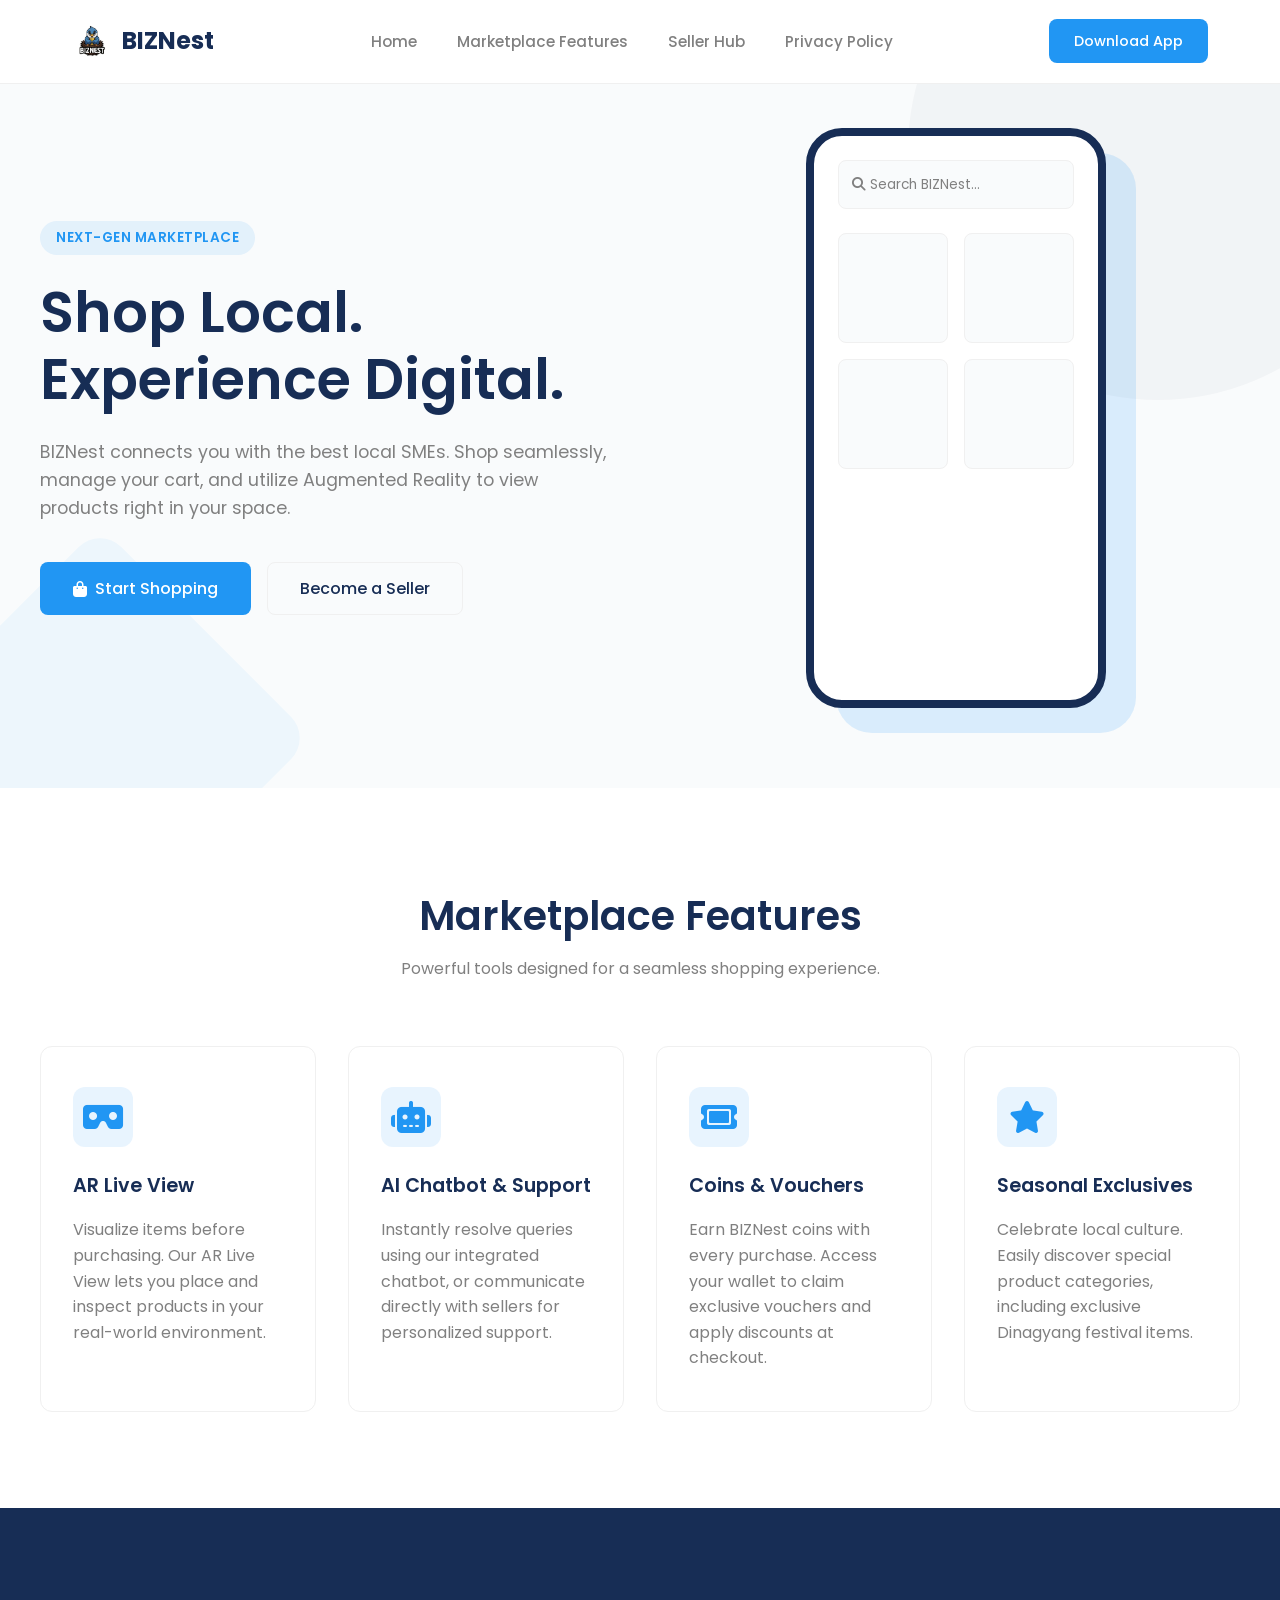
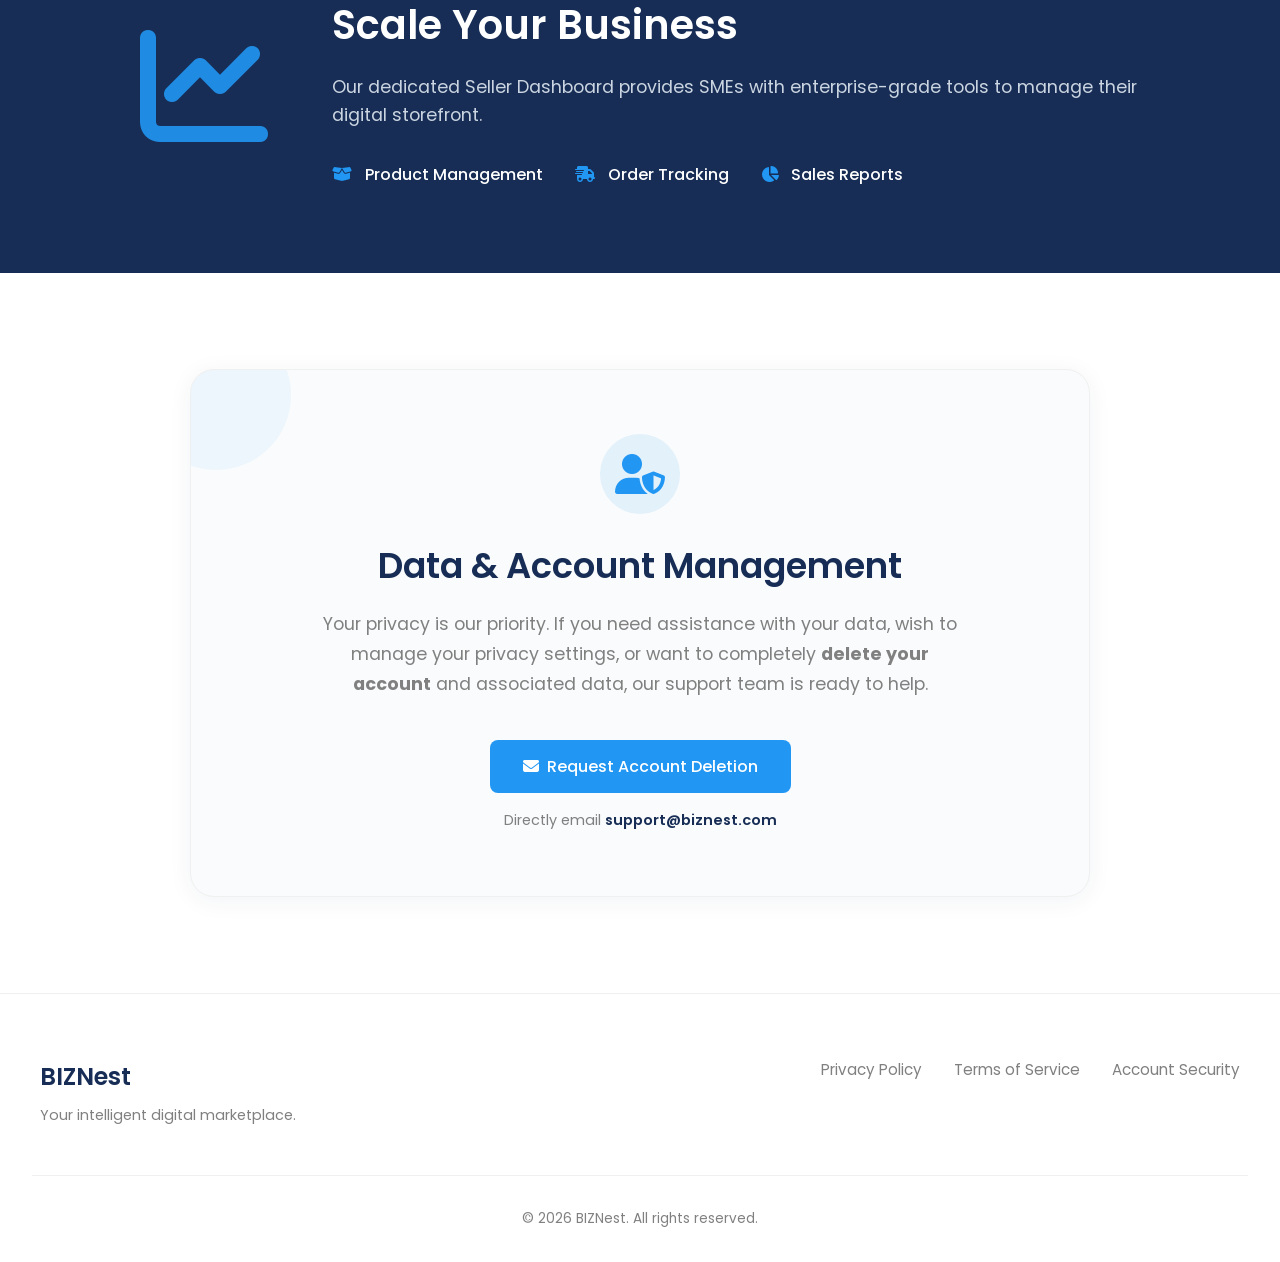
<file: index.html>
<!DOCTYPE html>
<html lang="en">
<head>
    <meta charset="UTF-8">
    <meta name="viewport" content="width=device-width, initial-scale=1.0">
    <title>BIZNest | Your Digital Marketplace</title>
    <link href="https://fonts.googleapis.com/css2?family=Poppins:wght@300;400;500;600;700&display=swap" rel="stylesheet">
    <link rel="stylesheet" href="https://cdnjs.cloudflare.com/ajax/libs/font-awesome/6.4.0/css/all.min.css">
    <link rel="stylesheet" href="style.css">
</head>
<body>
    <nav class="navbar" id="navbar">
        <div class="nav-container">
            <a href="index.html" class="logo">
                <img src="biznest-new.png" alt="BIZNest Logo" class="logo-img">
                <i>BIZNest</i>
            </a>
            <ul class="nav-links">
                <li><a href="#home">Home</a></li>
                <li><a href="#features">Marketplace Features</a></li>
                <li><a href="#seller">Seller Hub</a></li>
                <li><a href="privacy.html">Privacy Policy</a></li>
            </ul>
            <a href="#download" class="btn btn-primary nav-btn">Download App</a>
        </div>
    </nav>

    <header id="home" class="hero">
        <div class="hero-container">
            <div class="hero-content">
                <span class="pill-badge">Next-Gen Marketplace</span>
                <h1>Shop Local.<br>Experience Digital.</h1>
                <p>BIZNest connects you with the best local SMEs. Shop seamlessly, manage your cart, and utilize Augmented Reality to view products right in your space.</p>
                <div class="hero-actions">
                    <button class="btn btn-primary shadow-hover" id="startShoppingBtn">
                        <i class="fa-solid fa-bag-shopping"></i> Start Shopping
                    </button>
                    <a href="#seller" class="btn btn-outline">Become a Seller</a>
                </div>
            </div>
            <div class="hero-visual">
                <div class="app-mockup">
                    <div class="mockup-header">
                        <i class="fa-solid fa-magnifying-glass"></i> Search BIZNest...
                    </div>
                    <div class="mockup-body">
                        <div class="mockup-card"></div>
                        <div class="mockup-card"></div>
                        <div class="mockup-card"></div>
                        <div class="mockup-card"></div>
                    </div>
                </div>
            </div>
        </div>
    </header>

    <section id="features" class="features">
        <div class="section-header">
            <h2>Marketplace Features</h2>
            <p>Powerful tools designed for a seamless shopping experience.</p>
        </div>
        
        <div class="feature-grid">
            <div class="feature-card">
                <div class="feature-icon"><i class="fa-solid fa-vr-cardboard"></i></div>
                <h3>AR Live View</h3>
                <p>Visualize items before purchasing. Our AR Live View lets you place and inspect products in your real-world environment.</p>
            </div>
            <div class="feature-card">
                <div class="feature-icon"><i class="fa-solid fa-robot"></i></div>
                <h3>AI Chatbot & Support</h3>
                <p>Instantly resolve queries using our integrated chatbot, or communicate directly with sellers for personalized support.</p>
            </div>
            <div class="feature-card">
                <div class="feature-icon"><i class="fa-solid fa-ticket"></i></div>
                <h3>Coins & Vouchers</h3>
                <p>Earn BIZNest coins with every purchase. Access your wallet to claim exclusive vouchers and apply discounts at checkout.</p>
            </div>
            <div class="feature-card">
                <div class="feature-icon"><i class="fa-solid fa-star"></i></div>
                <h3>Seasonal Exclusives</h3>
                <p>Celebrate local culture. Easily discover special product categories, including exclusive Dinagyang festival items.</p>
            </div>
        </div>
    </section>

    <section id="seller" class="seller-section">
        <div class="seller-container">
            <div class="seller-icon"><i class="fa-solid fa-chart-line"></i></div>
            <div class="seller-content">
                <h2>Scale Your Business</h2>
                <p>Our dedicated Seller Dashboard provides SMEs with enterprise-grade tools to manage their digital storefront.</p>
                <div class="seller-features">
                    <div class="s-feature">
                        <i class="fa-solid fa-box-open"></i>
                        <span>Product Management</span>
                    </div>
                    <div class="s-feature">
                        <i class="fa-solid fa-truck-fast"></i>
                        <span>Order Tracking</span>
                    </div>
                    <div class="s-feature">
                        <i class="fa-solid fa-chart-pie"></i>
                        <span>Sales Reports</span>
                    </div>
                </div>
            </div>
        </div>
    </section>

    <section id="support" class="support-section">
      <div class="support-container">
        <div class="support-icon-wrap">
          <i class="fa-solid fa-user-shield"></i>
        </div>
        <div class="support-content">
          <h2>Data & Account Management</h2>
          <p>Your privacy is our priority. If you need assistance with your data, wish to manage your privacy settings, or want to completely <strong>delete your account</strong> and associated data, our support team is ready to help.</p>
          <div class="support-action">
            <a href="mailto:support@biznest.com?subject=Account Deletion Request" class="btn btn-primary shadow-hover">
              <i class="fa-solid fa-envelope"></i> Request Account Deletion
            </a>
            <span class="support-note">Directly email <strong>support@biznest.com</strong></span>
          </div>
        </div>
      </div>
    </section>

    <footer>
        <div class="footer-content">
            <div class="footer-brand">
                <h2>BIZNest</h2>
                <p>Your intelligent digital marketplace.</p>
            </div>
            <div class="footer-links">
                <a href="privacy.html">Privacy Policy</a>
                <a href="#">Terms of Service</a>
                <a href="#">Account Security</a>
            </div>
        </div>
        <div class="footer-bottom">
            <p>&copy; 2026 BIZNest. All rights reserved.</p>
        </div>
    </footer>

    <script src="script.js"></script>
</body>
</html>
</file>
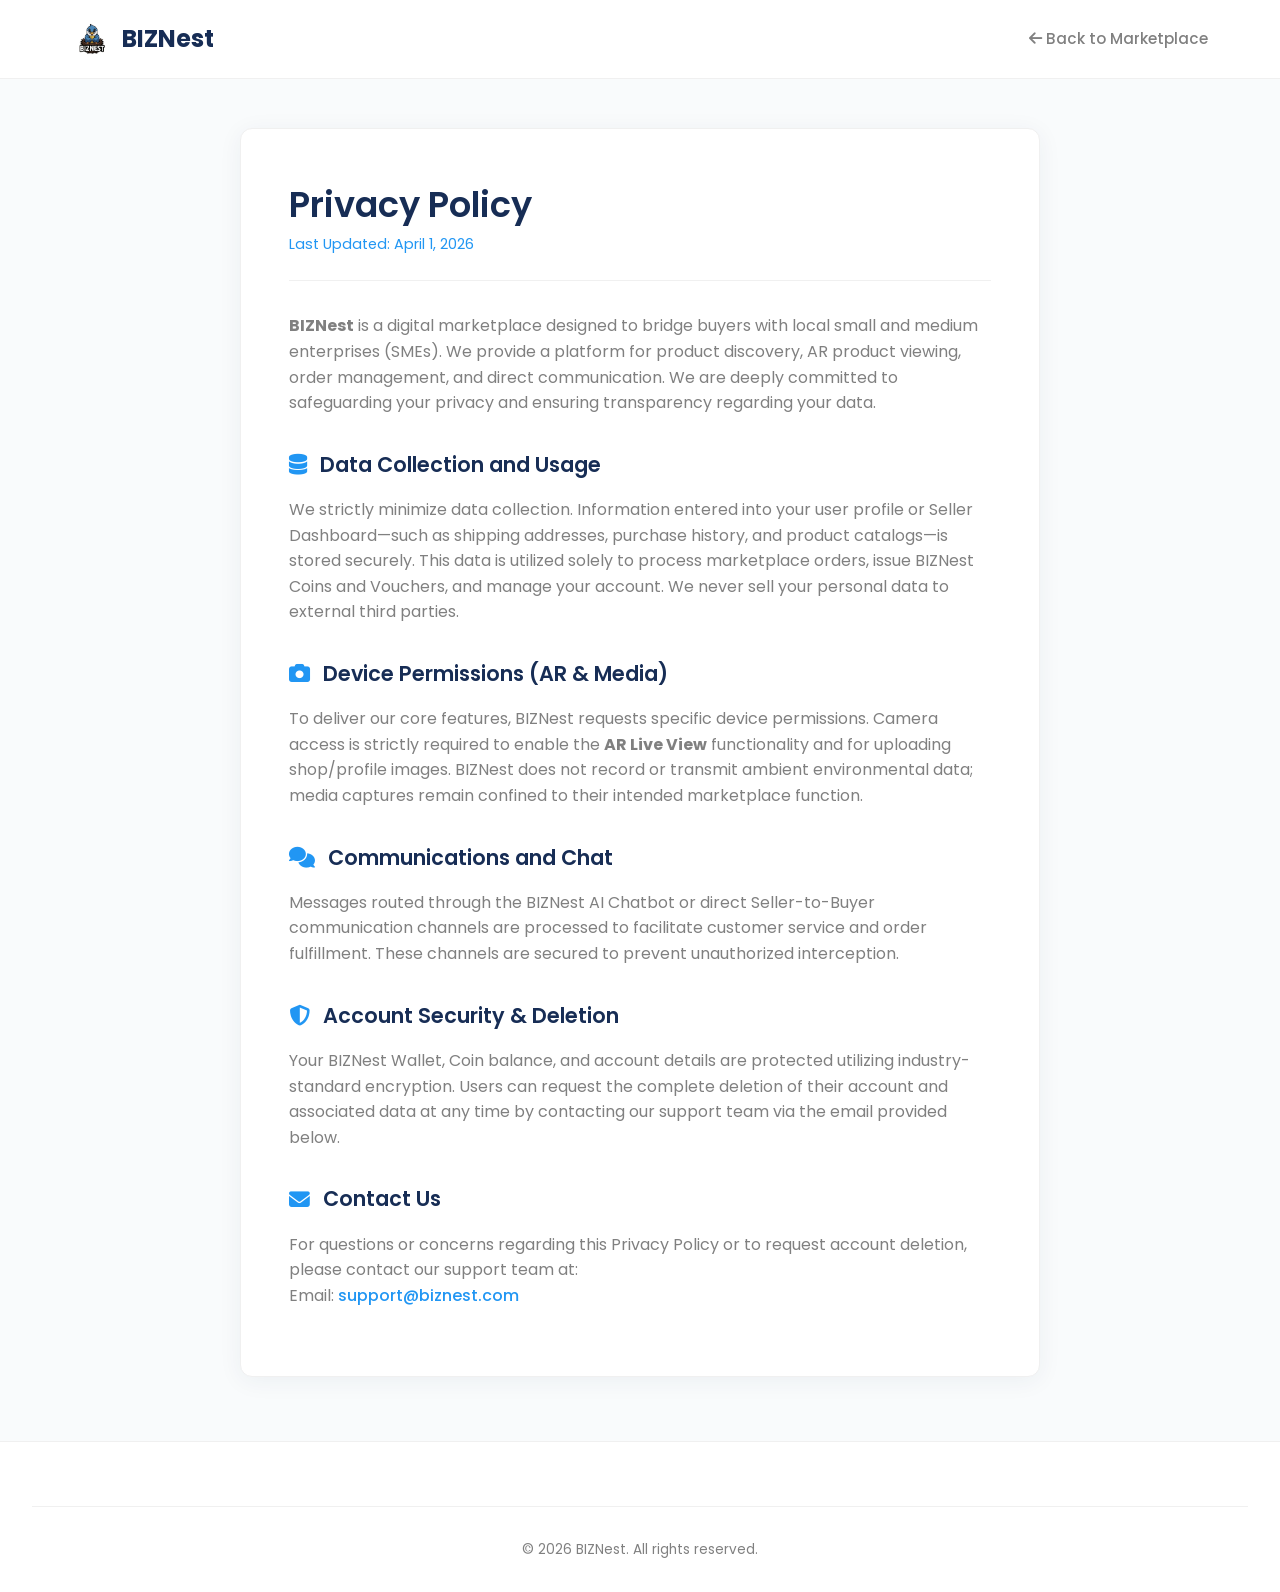
<file: privacy.html>
<!DOCTYPE html>
<html lang="en">
<head>
    <meta charset="UTF-8">
    <meta name="viewport" content="width=device-width, initial-scale=1.0">
    <title>Privacy Policy | BIZNest</title>
    <link href="https://fonts.googleapis.com/css2?family=Poppins:wght@300;400;500;600;700&display=swap" rel="stylesheet">
    <link rel="stylesheet" href="https://cdnjs.cloudflare.com/ajax/libs/font-awesome/6.4.0/css/all.min.css">
    <link rel="stylesheet" href="style.css">
</head>
<body>
    <nav class="navbar" id="navbar">
        <div class="nav-container">
            <a href="index.html" class="logo">
                <img src="biznest-new.png" alt="BIZNest Logo" class="logo-img">
                <i>BIZNest</i>
            </a>
            <ul class="nav-links">
                <li><a href="index.html"><i class="fa-solid fa-arrow-left"></i> Back to Marketplace</a></li>
            </ul>
        </div>
    </nav>

    <main class="content-wrapper">
        <div class="document-container">
            <div class="document-header">
                <h1>Privacy Policy</h1>
                <p class="last-updated">Last Updated: April 1, 2026</p>
            </div>
            
            <div class="document-body">
                <p><strong>BIZNest</strong> is a digital marketplace designed to bridge buyers with local small and medium enterprises (SMEs). We provide a platform for product discovery, AR product viewing, order management, and direct communication. We are deeply committed to safeguarding your privacy and ensuring transparency regarding your data.</p>

                <h2><i class="fa-solid fa-database"></i> Data Collection and Usage</h2>
                <p>We strictly minimize data collection. Information entered into your user profile or Seller Dashboard—such as shipping addresses, purchase history, and product catalogs—is stored securely. This data is utilized solely to process marketplace orders, issue BIZNest Coins and Vouchers, and manage your account. We never sell your personal data to external third parties.</p>

                <h2><i class="fa-solid fa-camera"></i> Device Permissions (AR & Media)</h2>
                <p>To deliver our core features, BIZNest requests specific device permissions. Camera access is strictly required to enable the <strong>AR Live View</strong> functionality and for uploading shop/profile images. BIZNest does not record or transmit ambient environmental data; media captures remain confined to their intended marketplace function.</p>

                <h2><i class="fa-solid fa-comments"></i> Communications and Chat</h2>
                <p>Messages routed through the BIZNest AI Chatbot or direct Seller-to-Buyer communication channels are processed to facilitate customer service and order fulfillment. These channels are secured to prevent unauthorized interception.</p>

                <h2><i class="fa-solid fa-shield-halved"></i> Account Security & Deletion</h2>
                <p>Your BIZNest Wallet, Coin balance, and account details are protected utilizing industry-standard encryption. Users can request the complete deletion of their account and associated data at any time by contacting our support team via the email provided below.</p>

                <h2><i class="fa-solid fa-envelope"></i> Contact Us</h2>
                <p>For questions or concerns regarding this Privacy Policy or to request account deletion, please contact our support team at:<br>
                Email: <a href="mailto:support@biznest.com?subject=Account Deletion Request" class="text-link">support@biznest.com</a></p>
            </div>
        </div>
    </main>

    <footer>
        <div class="footer-bottom">
            <p>&copy; 2026 BIZNest. All rights reserved.</p>
        </div>
    </footer>

    <script src="script.js"></script>
</body>
</html>
</file>
<file: style.css>
:root {
    --primary: #172d55;
    --secondary: #2196f3;
    --background: #ffffff;
    --text: #808080;
    --surface-light: #f9fbfc;
    --border-color: #f0f0f0;
    --card-shadow: 0 4px 24px rgba(23, 45, 85, 0.06);
    --border-radius: 12px;
}

* {
    margin: 0;
    padding: 0;
    box-sizing: border-box;
    font-family: 'Poppins', sans-serif;
}

body {
    background-color: var(--background);
    color: var(--text);
    line-height: 1.6;
    -webkit-font-smoothing: antialiased;
}

h1, h2, h3, h4 {
    color: var(--primary);
    font-weight: 600;
}

.navbar {
    background-color: var(--background);
    border-bottom: 1px solid var(--border-color);
    position: fixed;
    width: 100%;
    top: 0;
    z-index: 1000;
    transition: box-shadow 0.3s ease;
}

.navbar.scrolled {
    box-shadow: 0 4px 15px rgba(23, 45, 85, 0.05);
}

.nav-container {
    max-width: 1200px;
    margin: 0 auto;
    display: flex;
    justify-content: space-between;
    align-items: center;
    padding: 1.2rem 2rem;
}

.logo {
    display: flex;
    align-items: center;
    gap: 10px;
    text-decoration: none;
    height: 40px;
}

.logo-img {
    max-height: 100%;
    width: auto;
    object-fit: contain;
    transition: transform 0.3s ease;
}

.logo i {
    font-size: 1.5rem;
    font-weight: 700;
    color: var(--primary);
    font-style: normal;
}

.logo:hover .logo-img {
    transform: scale(1.05);
}

.nav-links {
    list-style: none;
    display: flex;
    gap: 2.5rem;
}

.nav-links a {
    text-decoration: none;
    color: var(--text);
    font-weight: 500;
    font-size: 0.95rem;
    transition: color 0.3s ease;
}

.nav-links a:hover {
    color: var(--secondary);
}

.btn {
    display: inline-flex;
    align-items: center;
    gap: 0.5rem;
    padding: 0.8rem 2rem;
    font-size: 1rem;
    font-weight: 500;
    border-radius: 8px;
    cursor: pointer;
    text-decoration: none;
    transition: all 0.3s ease;
    border: 1px solid transparent;
}

.nav-btn {
    padding: 0.6rem 1.5rem !important;
    font-size: 0.9rem !important;
}

.btn-primary {
    background-color: var(--secondary);
    color: var(--background);
}

.btn-primary:hover {
    background-color: #1976d2;
    transform: translateY(-2px);
}

.shadow-hover:hover {
    box-shadow: 0 8px 20px rgba(33, 150, 243, 0.25);
}

.btn-outline {
    background-color: transparent;
    border-color: var(--border-color);
    color: var(--primary);
}

.btn-outline:hover {
    border-color: var(--primary);
    color: var(--primary);
}

.hero {
    padding: 8rem 2rem 5rem;
    background-color: var(--surface-light);
    min-height: 85vh;
    display: flex;
    align-items: center;
    position: relative;
    overflow: hidden;
}

.hero::before {
    content: '';
    position: absolute;
    top: -100px;
    right: -10%;
    width: 500px;
    height: 500px;
    background-color: var(--primary);
    opacity: 0.03;
    border-radius: 50%;
    z-index: 0;
}

.hero::after {
    content: '';
    position: absolute;
    bottom: -100px;
    left: -50px;
    width: 300px;
    height: 300px;
    background-color: var(--secondary);
    opacity: 0.05;
    border-radius: 30px;
    transform: rotate(45deg);
    z-index: 0;
}

.hero-container {
    max-width: 1200px;
    margin: 0 auto;
    display: grid;
    grid-template-columns: 1fr 1fr;
    gap: 4rem;
    align-items: center;
    position: relative;
    z-index: 1;
}

.pill-badge {
    display: inline-block;
    padding: 0.4rem 1rem;
    background-color: rgba(33, 150, 243, 0.1);
    color: var(--secondary);
    border-radius: 50px;
    font-size: 0.85rem;
    font-weight: 600;
    margin-bottom: 1.5rem;
    text-transform: uppercase;
    letter-spacing: 0.5px;
}

.hero h1 {
    font-size: 3.5rem;
    line-height: 1.2;
    margin-bottom: 1.5rem;
}

.hero p {
    font-size: 1.1rem;
    margin-bottom: 2.5rem;
    color: var(--text);
}

.hero-actions {
    display: flex;
    gap: 1rem;
}

.hero-visual {
    display: flex;
    justify-content: center;
    position: relative;
}

.hero-visual::before {
    content: '';
    position: absolute;
    width: 300px;
    height: 580px;
    background-color: var(--secondary);
    border-radius: 36px;
    top: 25px;
    left: 50%;
    transform: translateX(-40%);
    opacity: 0.15;
    z-index: -1;
}

.app-mockup {
    width: 300px;
    height: 580px;
    background: var(--background);
    border-radius: 36px;
    border: 8px solid var(--primary);
    padding: 1.5rem;
    position: relative;
    z-index: 2;
}

.mockup-header {
    background: var(--surface-light);
    padding: 0.8rem;
    border-radius: 8px;
    color: var(--text);
    font-size: 0.85rem;
    margin-bottom: 1.5rem;
    border: 1px solid var(--border-color);
}

.mockup-body {
    display: grid;
    grid-template-columns: 1fr 1fr;
    gap: 1rem;
}

.mockup-card {
    height: 110px;
    background: var(--surface-light);
    border-radius: 8px;
    border: 1px solid var(--border-color);
}

.features {
    padding: 6rem 2rem;
    background-color: var(--background);
}

.section-header {
    text-align: center;
    margin-bottom: 4rem;
}

.section-header h2 {
    font-size: 2.5rem;
    margin-bottom: 0.5rem;
}

.feature-grid {
    max-width: 1200px;
    margin: 0 auto;
    display: grid;
    grid-template-columns: repeat(auto-fit, minmax(250px, 1fr));
    gap: 2rem;
}

.feature-card {
    background: var(--background);
    padding: 2.5rem 2rem;
    border-radius: var(--border-radius);
    border: 1px solid var(--border-color);
    transition: transform 0.3s ease, box-shadow 0.3s ease;
}

.feature-card:hover {
    transform: translateY(-5px);
    box-shadow: var(--card-shadow);
    border-color: var(--secondary);
}

.feature-icon {
    font-size: 2rem;
    color: var(--secondary);
    margin-bottom: 1.5rem;
    display: inline-flex;
    align-items: center;
    justify-content: center;
    width: 60px;
    height: 60px;
    background: rgba(33, 150, 243, 0.1);
    border-radius: 12px;
}

.feature-card h3 {
    font-size: 1.2rem;
    margin-bottom: 1rem;
}

.seller-section {
    padding: 5rem 2rem;
    background-color: var(--primary);
    color: var(--background);
}

.seller-container {
    max-width: 1000px;
    margin: 0 auto;
    display: flex;
    align-items: center;
    gap: 4rem;
}

.seller-icon {
    font-size: 8rem;
    color: var(--secondary);
    opacity: 0.9;
}

.seller-content h2 {
    color: var(--background);
    font-size: 2.5rem;
    margin-bottom: 1rem;
}

.seller-content p {
    color: #cbd5e1;
    margin-bottom: 2rem;
    font-size: 1.1rem;
}

.seller-features {
    display: flex;
    gap: 2rem;
    flex-wrap: wrap;
}

.s-feature {
    display: flex;
    align-items: center;
    gap: 0.8rem;
    color: var(--background);
    font-weight: 500;
}

.s-feature i {
    color: var(--secondary);
}

.support-section {
    padding: 6rem 2rem;
    background-color: var(--background);
}

.support-container {
    max-width: 900px;
    margin: 0 auto;
    background: var(--surface-light);
    border: 1px solid var(--border-color);
    border-radius: 24px;
    padding: 4rem 3rem;
    text-align: center;
    box-shadow: var(--card-shadow);
    position: relative;
    overflow: hidden;
}

.support-container::before {
    content: '';
    position: absolute;
    top: -50px;
    left: -50px;
    width: 150px;
    height: 150px;
    background-color: var(--secondary);
    opacity: 0.05;
    border-radius: 50%;
}

.support-icon-wrap {
    width: 80px;
    height: 80px;
    margin: 0 auto 1.5rem auto;
    background-color: rgba(33, 150, 243, 0.1);
    color: var(--secondary);
    border-radius: 50%;
    display: flex;
    align-items: center;
    justify-content: center;
    font-size: 2.5rem;
}

.support-content h2 {
    font-size: 2.2rem;
    margin-bottom: 1rem;
    color: var(--primary);
}

.support-content p {
    font-size: 1.1rem;
    color: var(--text);
    margin-bottom: 2.5rem;
    max-width: 650px;
    margin-left: auto;
    margin-right: auto;
    line-height: 1.7;
}

.support-action {
    display: flex;
    flex-direction: column;
    align-items: center;
    gap: 1rem;
}

.support-note {
    font-size: 0.9rem;
    color: var(--text);
}

.support-note strong {
    color: var(--primary);
    font-weight: 600;
}

.content-wrapper {
    padding: 8rem 2rem 4rem;
    background-color: var(--surface-light);
    min-height: calc(100vh - 100px);
}

.document-container {
    max-width: 800px;
    margin: 0 auto;
    background: var(--background);
    padding: 3rem;
    border-radius: var(--border-radius);
    border: 1px solid var(--border-color);
    box-shadow: var(--card-shadow);
}

.document-header {
    border-bottom: 1px solid var(--border-color);
    padding-bottom: 1.5rem;
    margin-bottom: 2rem;
}

.document-header h1 {
    font-size: 2.2rem;
}

.last-updated {
    font-size: 0.9rem;
    color: var(--secondary);
}

.document-body h2 {
    font-size: 1.3rem;
    margin: 2rem 0 1rem;
    display: flex;
    align-items: center;
    gap: 0.8rem;
}

.document-body h2 i {
    color: var(--secondary);
}

.document-body p {
    margin-bottom: 1.2rem;
}

.text-link {
    color: var(--secondary);
    text-decoration: none;
    font-weight: 500;
}

.text-link:hover {
    text-decoration: underline;
}

footer {
    background-color: var(--background);
    border-top: 1px solid var(--border-color);
    padding: 4rem 2rem 2rem;
}

.footer-content {
    max-width: 1200px;
    margin: 0 auto;
    display: flex;
    flex-wrap: wrap;
    justify-content: space-between;
    gap: 2rem;
    margin-bottom: 3rem;
}

.footer-brand h2 {
    font-size: 1.5rem;
    margin-bottom: 0.5rem;
}

.footer-brand p {
    color: var(--text);
    font-size: 0.9rem;
}

.footer-links {
    display: flex;
    gap: 2rem;
}

.footer-links a {
    color: var(--text);
    text-decoration: none;
    transition: color 0.3s;
    font-size: 0.95rem;
}

.footer-links a:hover {
    color: var(--secondary);
}

.footer-bottom {
    text-align: center;
    color: var(--text);
    font-size: 0.85rem;
    padding-top: 2rem;
    border-top: 1px solid var(--border-color);
}
</file>
